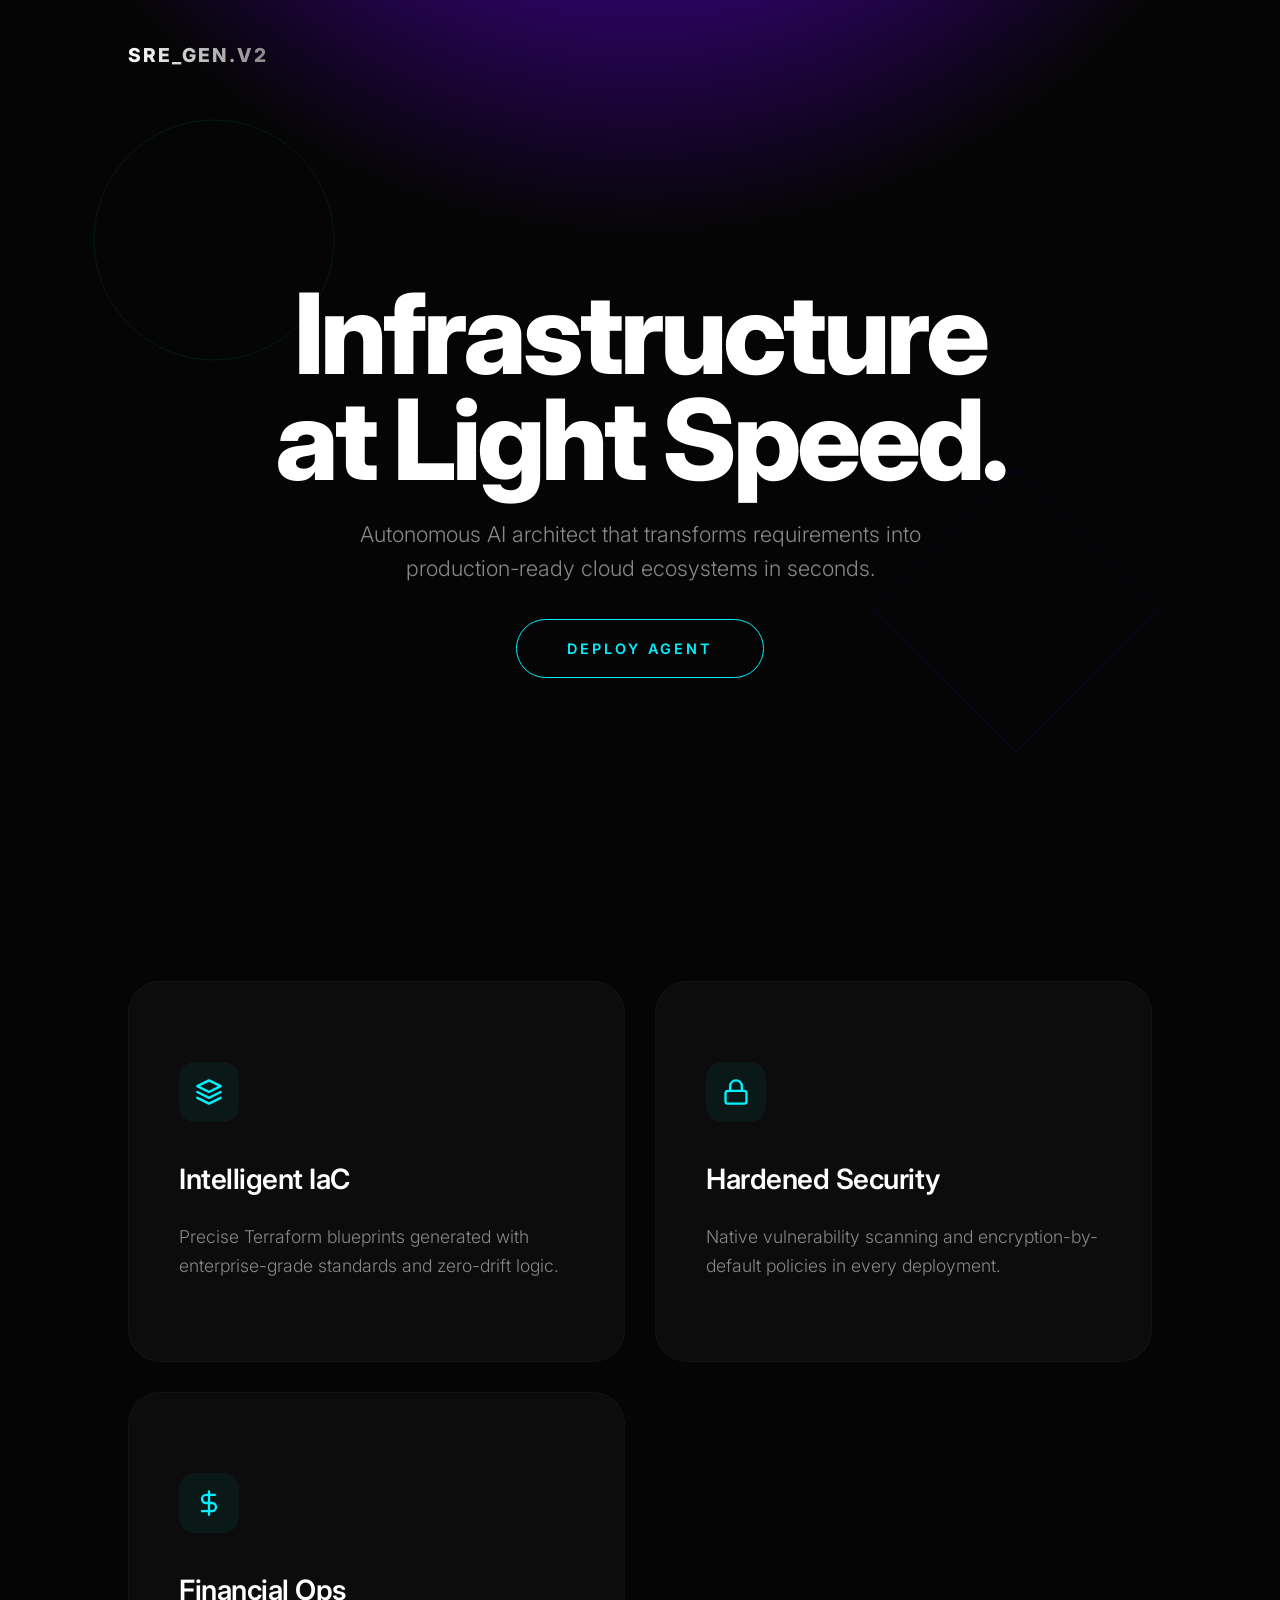
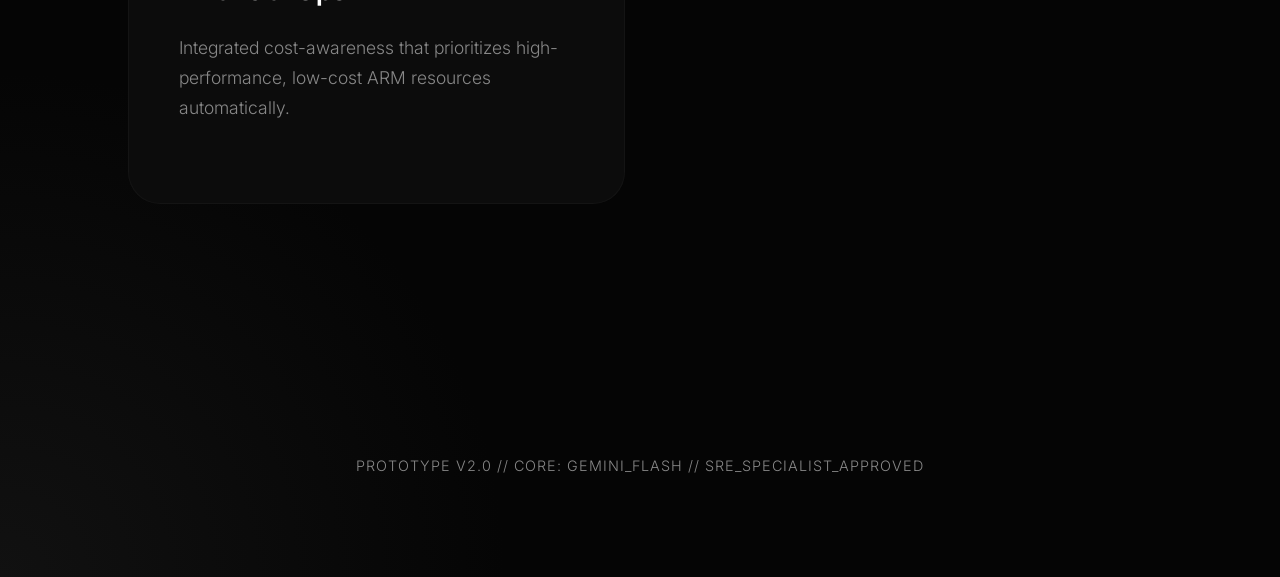
<file: public/index.html>
<!DOCTYPE html>
<html lang="en">
<head>
    <meta charset="UTF-8">
    <meta name="viewport" content="width=device-width, initial-scale=1.0">
    <title>SRE-Gen | Autonomous Architect</title>
    <link rel="stylesheet" href="style.css">
</head>
<body>
    <!-- Decoración de Fondo -->
    <svg class="floating-svg" style="top: 10%; left: 5%; width: 300px;" viewBox="0 0 200 200">
        <circle cx="100" cy="100" r="80" stroke="#00f2ff" stroke-width="0.5" fill="none" />
    </svg>
    <svg class="floating-svg" style="bottom: 10%; right: 5%; width: 400px; animation-delay: -2s;" viewBox="0 0 200 200">
        <rect x="50" y="50" width="100" height="100" stroke="#7000ff" stroke-width="0.5" fill="none" transform="rotate(45 100 100)" />
    </svg>

    <header>
        <div class="logo">SRE_GEN.v2</div>
    </header>

    <main>
        <section class="hero">
            <h1>Infrastructure <br>at Light Speed.</h1>
            <p>Autonomous AI architect that transforms requirements into production-ready cloud ecosystems in seconds.</p>
            <div class="cta-container">
                <a href="https://github.com/posesco/infra-agent" class="btn-neon">Deploy Agent</a>
            </div>
        </section>

        <section class="features">
            <div class="grid">
                <div class="card">
                    <div class="card-icon">
                        <svg viewBox="0 0 24 24" fill="none" stroke="currentColor" stroke-width="2" stroke-linecap="round" stroke-linejoin="round"><polygon points="12 2 2 7 12 12 22 7 12 2"></polygon><polyline points="2 17 12 22 22 17"></polyline><polyline points="2 12 12 17 22 12"></polyline></svg>
                    </div>
                    <h3>Intelligent IaC</h3>
                    <p>Precise Terraform blueprints generated with enterprise-grade standards and zero-drift logic.</p>
                </div>

                <div class="card">
                    <div class="card-icon">
                        <svg viewBox="0 0 24 24" fill="none" stroke="currentColor" stroke-width="2" stroke-linecap="round" stroke-linejoin="round"><rect x="3" y="11" width="18" height="11" rx="2" ry="2"></rect><path d="M7 11V7a5 5 0 0 1 10 0v4"></path></svg>
                    </div>
                    <h3>Hardened Security</h3>
                    <p>Native vulnerability scanning and encryption-by-default policies in every deployment.</p>
                </div>

                <div class="card">
                    <div class="card-icon">
                        <svg viewBox="0 0 24 24" fill="none" stroke="currentColor" stroke-width="2" stroke-linecap="round" stroke-linejoin="round"><path d="M12 2v20M17 5H9.5a3.5 3.5 0 0 0 0 7h5a3.5 3.5 0 0 1 0 7H6"></path></svg>
                    </div>
                    <h3>Financial Ops</h3>
                    <p>Integrated cost-awareness that prioritizes high-performance, low-cost ARM resources automatically.</p>
                </div>
            </div>
        </section>
    </main>

    <footer style="text-align: center; padding: 100px 20px; color: var(--text-dim); font-size: 0.9rem; font-weight: 300; letter-spacing: 1px;">
        PROTOTYPE V2.0 // CORE: GEMINI_FLASH // SRE_SPECIALIST_APPROVED
    </footer>
</body>
</html>
</file>
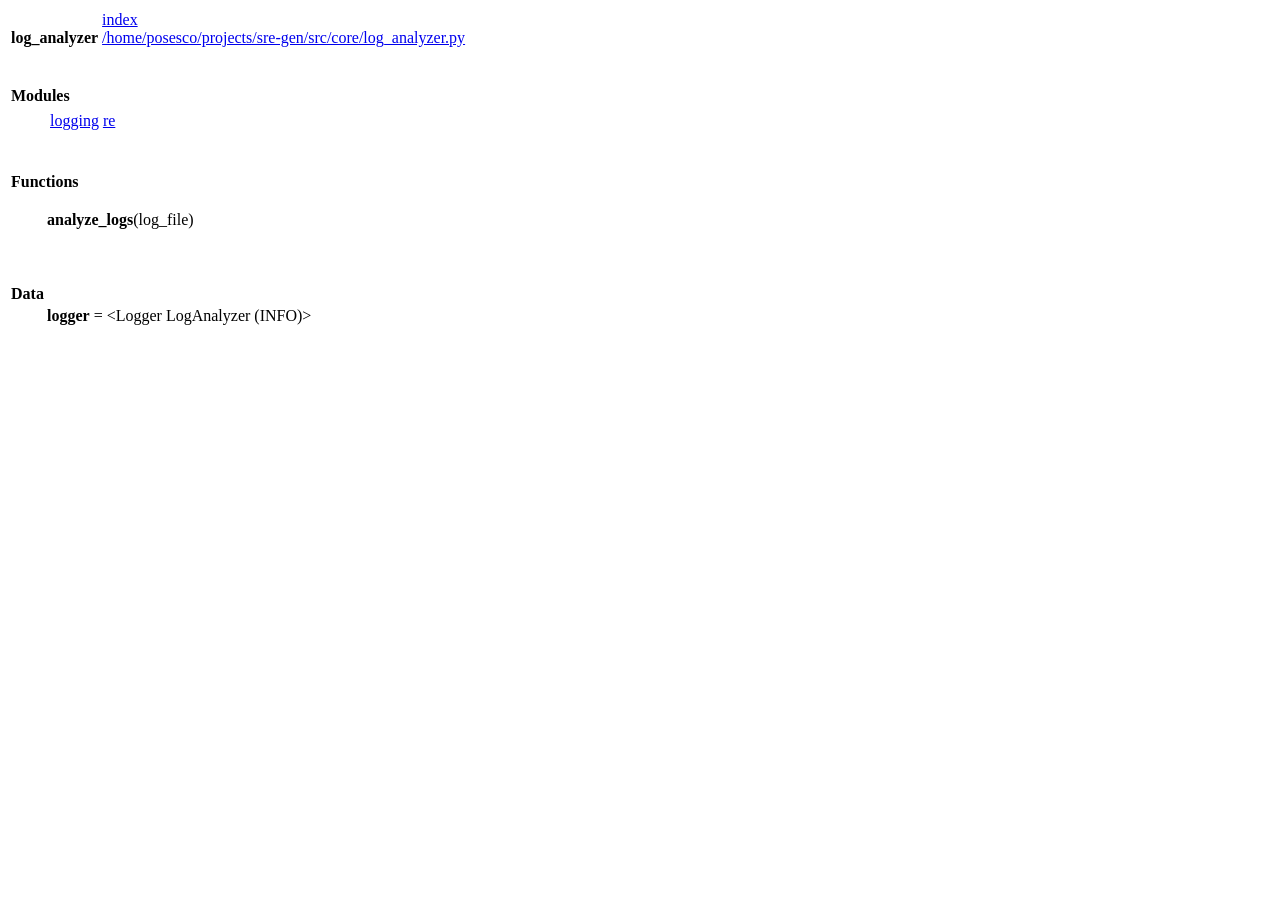
<file: docs/api/log_analyzer.html>
<!DOCTYPE html>
<html lang="en">
<head>
<meta charset="utf-8">
<title>Python: module log_analyzer</title>
</head><body>

<table class="heading">
<tr class="heading-text decor">
<td class="title">&nbsp;<br><strong class="title">log_analyzer</strong></td>
<td class="extra"><a href=".">index</a><br><a href="file:/home/posesco/projects/sre-gen/src/core/log_analyzer.py">/home/posesco/projects/sre-gen/src/core/log_analyzer.py</a></td></tr></table>
    <p></p>
<p>
<table class="section">
<tr class="decor pkg-content-decor heading-text">
<td class="section-title" colspan=3>&nbsp;<br><strong class="bigsection">Modules</strong></td></tr>
    
<tr><td class="decor pkg-content-decor"><span class="code">&nbsp;&nbsp;&nbsp;&nbsp;&nbsp;&nbsp;</span></td><td>&nbsp;</td>
<td class="singlecolumn"><table><tr><td class="multicolumn"><a href="logging.html">logging</a><br>
</td><td class="multicolumn"><a href="re.html">re</a><br>
</td><td class="multicolumn"></td><td class="multicolumn"></td></tr></table></td></tr></table><p>
<table class="section">
<tr class="decor functions-decor heading-text">
<td class="section-title" colspan=3>&nbsp;<br><strong class="bigsection">Functions</strong></td></tr>
    
<tr><td class="decor functions-decor"><span class="code">&nbsp;&nbsp;&nbsp;&nbsp;&nbsp;&nbsp;</span></td><td>&nbsp;</td>
<td class="singlecolumn"><dl><dt><a name="-analyze_logs"><strong>analyze_logs</strong></a>(log_file)</dt></dl>
</td></tr></table><p>
<table class="section">
<tr class="decor data-decor heading-text">
<td class="section-title" colspan=3>&nbsp;<br><strong class="bigsection">Data</strong></td></tr>
    
<tr><td class="decor data-decor"><span class="code">&nbsp;&nbsp;&nbsp;&nbsp;&nbsp;&nbsp;</span></td><td>&nbsp;</td>
<td class="singlecolumn"><strong>logger</strong> = &lt;Logger LogAnalyzer (INFO)&gt;</td></tr></table>
</body></html>
</file>
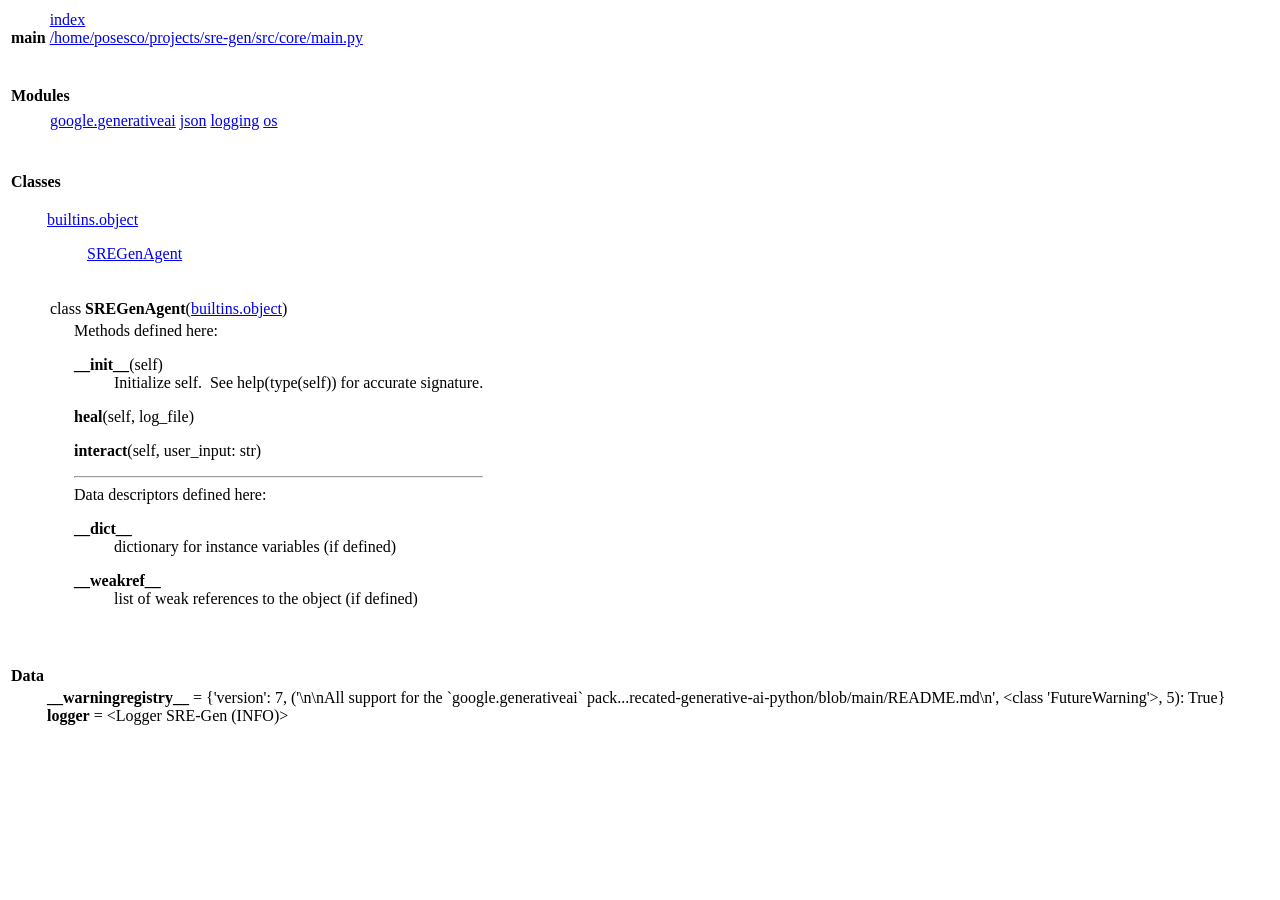
<file: docs/api/main.html>
<!DOCTYPE html>
<html lang="en">
<head>
<meta charset="utf-8">
<title>Python: module main</title>
</head><body>

<table class="heading">
<tr class="heading-text decor">
<td class="title">&nbsp;<br><strong class="title">main</strong></td>
<td class="extra"><a href=".">index</a><br><a href="file:/home/posesco/projects/sre-gen/src/core/main.py">/home/posesco/projects/sre-gen/src/core/main.py</a></td></tr></table>
    <p></p>
<p>
<table class="section">
<tr class="decor pkg-content-decor heading-text">
<td class="section-title" colspan=3>&nbsp;<br><strong class="bigsection">Modules</strong></td></tr>
    
<tr><td class="decor pkg-content-decor"><span class="code">&nbsp;&nbsp;&nbsp;&nbsp;&nbsp;&nbsp;</span></td><td>&nbsp;</td>
<td class="singlecolumn"><table><tr><td class="multicolumn"><a href="google.generativeai.html">google.generativeai</a><br>
</td><td class="multicolumn"><a href="json.html">json</a><br>
</td><td class="multicolumn"><a href="logging.html">logging</a><br>
</td><td class="multicolumn"><a href="os.html">os</a><br>
</td></tr></table></td></tr></table><p>
<table class="section">
<tr class="decor index-decor heading-text">
<td class="section-title" colspan=3>&nbsp;<br><strong class="bigsection">Classes</strong></td></tr>
    
<tr><td class="decor index-decor"><span class="code">&nbsp;&nbsp;&nbsp;&nbsp;&nbsp;&nbsp;</span></td><td>&nbsp;</td>
<td class="singlecolumn"><dl>
<dt class="heading-text"><a href="builtins.html#object">builtins.object</a>
</dt><dd>
<dl>
<dt class="heading-text"><a href="main.html#SREGenAgent">SREGenAgent</a>
</dt></dl>
</dd>
</dl>
 <p>
<table class="section">
<tr class="decor title-decor heading-text">
<td class="section-title" colspan=3>&nbsp;<br><a name="SREGenAgent">class <strong>SREGenAgent</strong></a>(<a href="builtins.html#object">builtins.object</a>)</td></tr>
    
<tr><td class="decor title-decor"><span class="code">&nbsp;&nbsp;&nbsp;</span></td><td>&nbsp;</td>
<td class="singlecolumn">Methods defined here:<br>
<dl><dt><a name="SREGenAgent-__init__"><strong>__init__</strong></a>(self)</dt><dd><span class="code">Initialize&nbsp;self.&nbsp;&nbsp;See&nbsp;help(type(self))&nbsp;for&nbsp;accurate&nbsp;signature.</span></dd></dl>

<dl><dt><a name="SREGenAgent-heal"><strong>heal</strong></a>(self, log_file)</dt></dl>

<dl><dt><a name="SREGenAgent-interact"><strong>interact</strong></a>(self, user_input: str)</dt></dl>

<hr>
Data descriptors defined here:<br>
<dl><dt><strong>__dict__</strong></dt>
<dd><span class="code">dictionary&nbsp;for&nbsp;instance&nbsp;variables&nbsp;(if&nbsp;defined)</span></dd>
</dl>
<dl><dt><strong>__weakref__</strong></dt>
<dd><span class="code">list&nbsp;of&nbsp;weak&nbsp;references&nbsp;to&nbsp;the&nbsp;object&nbsp;(if&nbsp;defined)</span></dd>
</dl>
</td></tr></table></td></tr></table><p>
<table class="section">
<tr class="decor data-decor heading-text">
<td class="section-title" colspan=3>&nbsp;<br><strong class="bigsection">Data</strong></td></tr>
    
<tr><td class="decor data-decor"><span class="code">&nbsp;&nbsp;&nbsp;&nbsp;&nbsp;&nbsp;</span></td><td>&nbsp;</td>
<td class="singlecolumn"><strong>__warningregistry__</strong> = {'version': 7, ('<span class="repr">\n\n</span>All support for the `google.generativeai` pack...recated-generative-ai-python/blob/main/README.md<span class="repr">\n</span>', &lt;class 'FutureWarning'&gt;, 5): True}<br>
<strong>logger</strong> = &lt;Logger SRE-Gen (INFO)&gt;</td></tr></table>
</body></html>
</file>
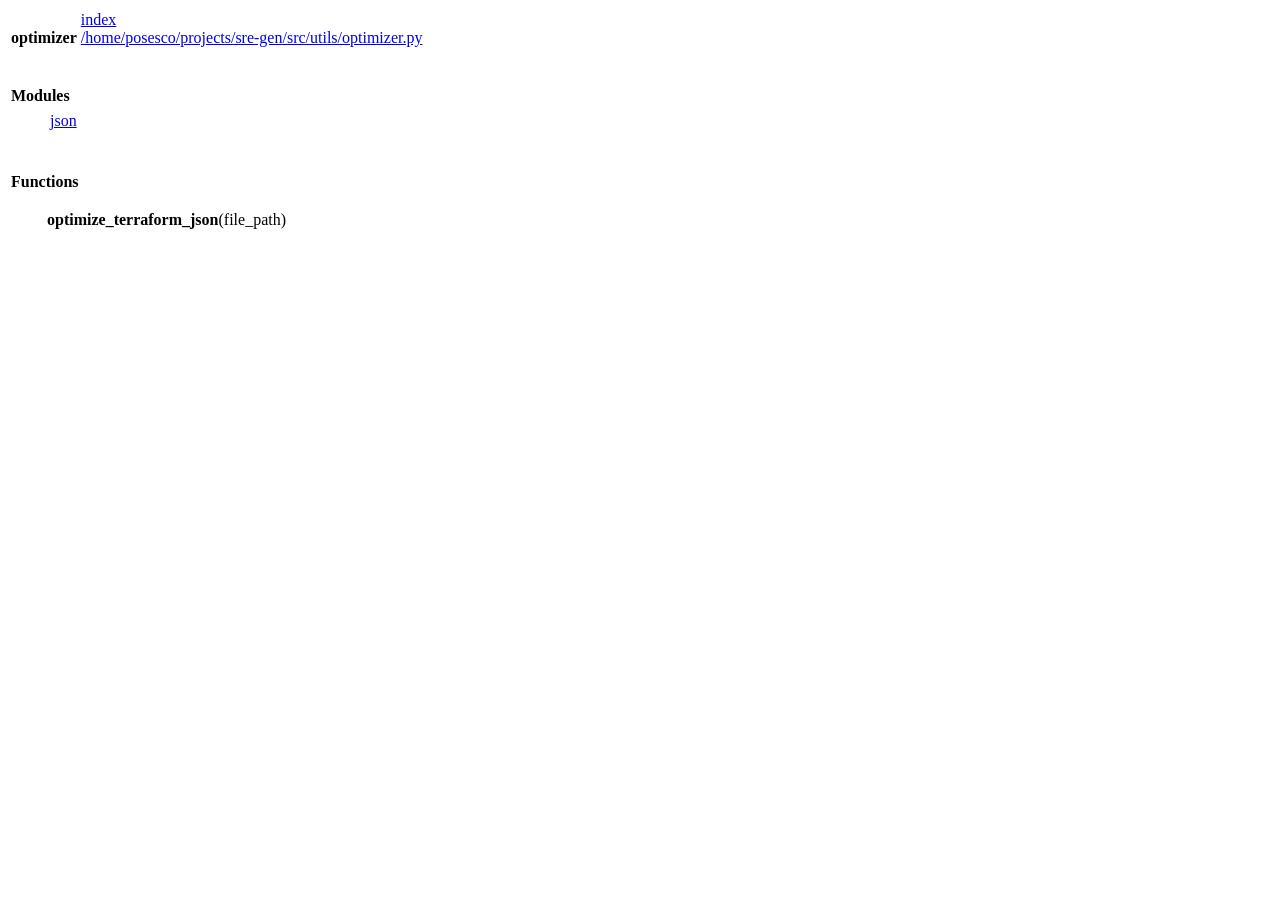
<file: docs/api/optimizer.html>
<!DOCTYPE html>
<html lang="en">
<head>
<meta charset="utf-8">
<title>Python: module optimizer</title>
</head><body>

<table class="heading">
<tr class="heading-text decor">
<td class="title">&nbsp;<br><strong class="title">optimizer</strong></td>
<td class="extra"><a href=".">index</a><br><a href="file:/home/posesco/projects/sre-gen/src/utils/optimizer.py">/home/posesco/projects/sre-gen/src/utils/optimizer.py</a></td></tr></table>
    <p></p>
<p>
<table class="section">
<tr class="decor pkg-content-decor heading-text">
<td class="section-title" colspan=3>&nbsp;<br><strong class="bigsection">Modules</strong></td></tr>
    
<tr><td class="decor pkg-content-decor"><span class="code">&nbsp;&nbsp;&nbsp;&nbsp;&nbsp;&nbsp;</span></td><td>&nbsp;</td>
<td class="singlecolumn"><table><tr><td class="multicolumn"><a href="json.html">json</a><br>
</td><td class="multicolumn"></td><td class="multicolumn"></td><td class="multicolumn"></td></tr></table></td></tr></table><p>
<table class="section">
<tr class="decor functions-decor heading-text">
<td class="section-title" colspan=3>&nbsp;<br><strong class="bigsection">Functions</strong></td></tr>
    
<tr><td class="decor functions-decor"><span class="code">&nbsp;&nbsp;&nbsp;&nbsp;&nbsp;&nbsp;</span></td><td>&nbsp;</td>
<td class="singlecolumn"><dl><dt><a name="-optimize_terraform_json"><strong>optimize_terraform_json</strong></a>(file_path)</dt></dl>
</td></tr></table>
</body></html>
</file>
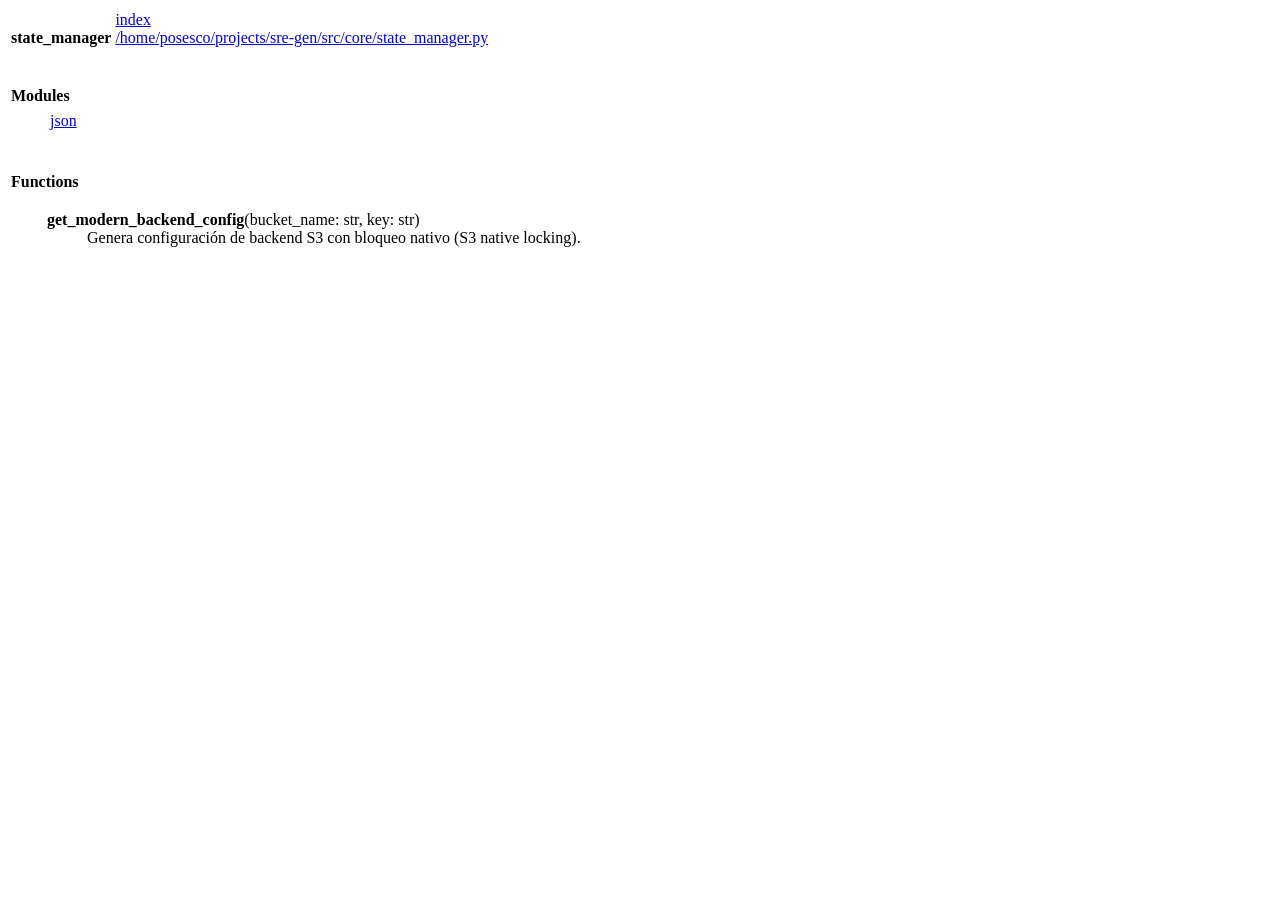
<file: docs/api/state_manager.html>
<!DOCTYPE html>
<html lang="en">
<head>
<meta charset="utf-8">
<title>Python: module state_manager</title>
</head><body>

<table class="heading">
<tr class="heading-text decor">
<td class="title">&nbsp;<br><strong class="title">state_manager</strong></td>
<td class="extra"><a href=".">index</a><br><a href="file:/home/posesco/projects/sre-gen/src/core/state_manager.py">/home/posesco/projects/sre-gen/src/core/state_manager.py</a></td></tr></table>
    <p></p>
<p>
<table class="section">
<tr class="decor pkg-content-decor heading-text">
<td class="section-title" colspan=3>&nbsp;<br><strong class="bigsection">Modules</strong></td></tr>
    
<tr><td class="decor pkg-content-decor"><span class="code">&nbsp;&nbsp;&nbsp;&nbsp;&nbsp;&nbsp;</span></td><td>&nbsp;</td>
<td class="singlecolumn"><table><tr><td class="multicolumn"><a href="json.html">json</a><br>
</td><td class="multicolumn"></td><td class="multicolumn"></td><td class="multicolumn"></td></tr></table></td></tr></table><p>
<table class="section">
<tr class="decor functions-decor heading-text">
<td class="section-title" colspan=3>&nbsp;<br><strong class="bigsection">Functions</strong></td></tr>
    
<tr><td class="decor functions-decor"><span class="code">&nbsp;&nbsp;&nbsp;&nbsp;&nbsp;&nbsp;</span></td><td>&nbsp;</td>
<td class="singlecolumn"><dl><dt><a name="-get_modern_backend_config"><strong>get_modern_backend_config</strong></a>(bucket_name: str, key: str)</dt><dd><span class="code">Genera&nbsp;configuración&nbsp;de&nbsp;backend&nbsp;S3&nbsp;con&nbsp;bloqueo&nbsp;nativo&nbsp;(S3&nbsp;native&nbsp;locking).</span></dd></dl>
</td></tr></table>
</body></html>
</file>
<file: public/style.css>
@import url('https://fonts.googleapis.com/css2?family=Inter:wght@300;400;600;800&display=swap');

:root {
    --bg-black: #050505;
    --bg-card: #0c0c0c;
    --text-main: #ffffff;
    --text-dim: #888888;
    --neon-blue: #00f2ff;
    --neon-purple: #7000ff;
    --neon-glow: rgba(0, 242, 255, 0.15);
    --font-main: 'Inter', sans-serif;
    --transition: all 0.4s cubic-bezier(0.16, 1, 0.3, 1);
}

* {
    margin: 0;
    padding: 0;
    box-sizing: border-box;
}

body {
    background-color: var(--bg-black);
    background-image: 
        radial-gradient(circle at 50% -20%, var(--neon-purple) 0%, transparent 25%),
        radial-gradient(circle at 0% 100%, #111 0%, transparent 20%);
    color: var(--text-main);
    font-family: var(--font-main);
    line-height: 1.6;
    overflow-x: hidden;
    min-height: 100vh;
}

/* Animaciones */
@keyframes fadeUp {
    from { opacity: 0; transform: translateY(30px); }
    to { opacity: 1; transform: translateY(0); }
}

@keyframes float {
    0% { transform: translateY(0px); }
    50% { transform: translateY(-10px); }
    100% { transform: translateY(0px); }
}

@keyframes pulseGlow {
    0% { box-shadow: 0 0 15px var(--neon-glow); }
    50% { box-shadow: 0 0 30px var(--neon-glow); }
    100% { box-shadow: 0 0 15px var(--neon-glow); }
}

/* Header */
header {
    padding: 40px 10%;
    display: flex;
    justify-content: space-between;
    align-items: center;
    animation: fadeUp 1s ease;
}

.logo {
    font-weight: 800;
    font-size: 1.2rem;
    letter-spacing: 2px;
    text-transform: uppercase;
    background: linear-gradient(to right, #fff, var(--text-dim));
    -webkit-background-clip: text;
    -webkit-text-fill-color: transparent;
}

/* Hero Section */
.hero {
    height: 80vh;
    display: flex;
    flex-direction: column;
    justify-content: center;
    align-items: center;
    text-align: center;
    padding: 0 20px;
}

.hero h1 {
    font-size: clamp(3.5rem, 10vw, 7rem);
    font-weight: 800;
    line-height: 0.95;
    margin-bottom: 24px;
    letter-spacing: -4px;
    animation: fadeUp 1s ease forwards;
}

.hero p {
    font-size: 1.35rem;
    color: var(--text-dim);
    max-width: 650px;
    margin-bottom: 50px;
    font-weight: 300;
    animation: fadeUp 1s ease 0.2s forwards;
    opacity: 0;
}

.cta-container {
    animation: fadeUp 1s ease 0.4s forwards;
    opacity: 0;
}

/* Botón Maestro */
.btn-neon {
    background: var(--bg-black);
    color: var(--neon-blue);
    border: 1px solid var(--neon-blue);
    padding: 20px 50px;
    font-size: 0.9rem;
    font-weight: 600;
    text-transform: uppercase;
    letter-spacing: 3px;
    border-radius: 50px;
    cursor: pointer;
    text-decoration: none;
    transition: var(--transition);
    animation: pulseGlow 3s infinite;
}

.btn-neon:hover {
    background: var(--neon-blue);
    color: var(--bg-black);
    box-shadow: 0 0 40px var(--neon-blue);
    transform: scale(1.05);
}

/* Features Section */
.features {
    padding: 150px 10%;
}

.grid {
    display: grid;
    grid-template-columns: repeat(auto-fit, minmax(350px, 1fr));
    gap: 30px;
}

.card {
    background: var(--bg-card);
    padding: 80px 50px;
    border-radius: 32px;
    border: 1px solid rgba(255, 255, 255, 0.03);
    transition: var(--transition);
    position: relative;
    overflow: hidden;
}

.card:hover {
    transform: translateY(-15px);
    border-color: rgba(0, 242, 255, 0.4);
    background: #111;
}

.card-icon {
    background: rgba(0, 242, 255, 0.05);
    width: 60px;
    height: 60px;
    display: flex;
    align-items: center;
    justify-content: center;
    border-radius: 16px;
    margin-bottom: 35px;
    transition: var(--transition);
}

.card:hover .card-icon {
    background: var(--neon-blue);
    transform: rotate(-5deg) scale(1.1);
}

.card-icon svg {
    width: 28px;
    height: 28px;
    stroke: var(--neon-blue);
    transition: var(--transition);
}

.card:hover .card-icon svg {
    stroke: var(--bg-black);
}

.card h3 {
    font-size: 1.75rem;
    margin-bottom: 20px;
    font-weight: 600;
    letter-spacing: -0.5px;
}

.card p {
    color: var(--text-dim);
    font-size: 1.1rem;
    font-weight: 300;
    line-height: 1.7;
}

/* Decoración SVG */
.floating-svg {
    position: absolute;
    z-index: -1;
    opacity: 0.1;
    animation: float 6s infinite ease-in-out;
}
</file>
